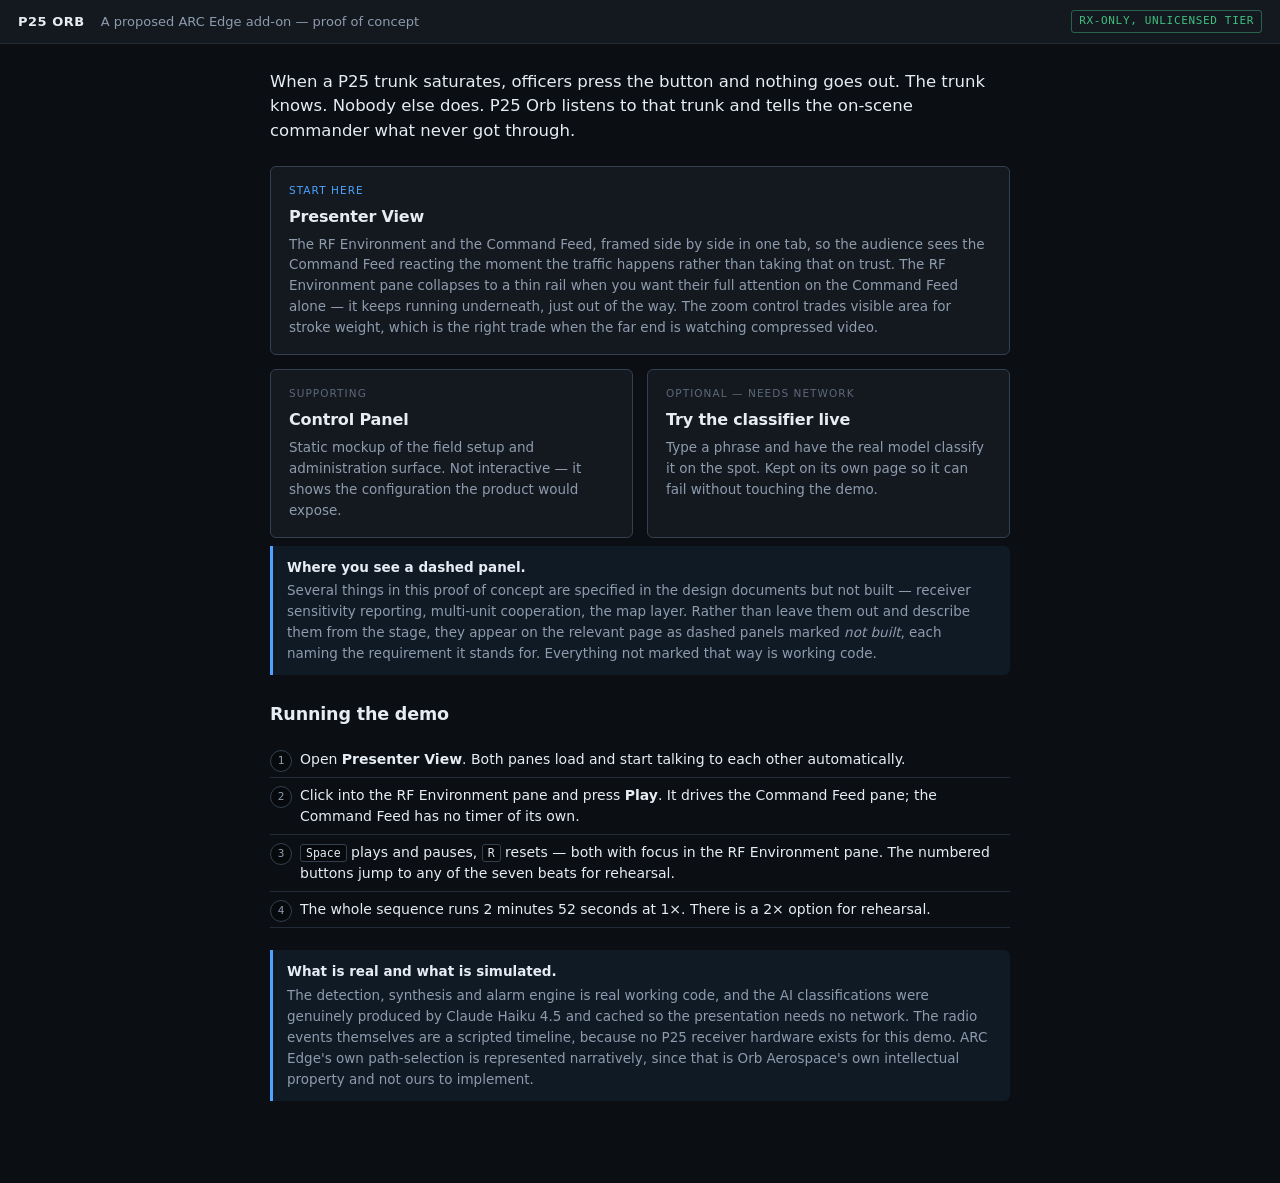
<file: demo/index.html>
<!DOCTYPE html>
<html lang="en">
<head>
<meta charset="utf-8">
<meta name="viewport" content="width=device-width, initial-scale=1">
<title>P25 Orb — ARC Edge proof of concept</title>
<link rel="stylesheet" href="css/base.css">
<link rel="stylesheet" href="css/live.css">
<style>
  .cards { display: grid; grid-template-columns: repeat(2, 1fr); gap: 14px; margin: 22px 0 8px; }
  .card {
    display: block;
    border: 1px solid var(--line-strong);
    border-radius: var(--radius);
    background: var(--bg-raised);
    padding: 16px 18px;
    text-decoration: none;
    color: inherit;
  }
  .card:hover { border-color: var(--accent); }
  /* Presenter View is the sole entry point into the live demo, so it spans
     the grid rather than sitting beside the secondary pages below it. */
  .card.wide { grid-column: 1 / -1; }
  .card h3 { font-size: 16px; margin-bottom: 5px; }
  .card p { margin: 0; font-size: 13.5px; color: var(--text-dim); line-height: 1.55; }
  .card .step { font-size: 10.5px; letter-spacing: 0.1em; text-transform: uppercase; color: var(--accent); display: block; margin-bottom: 6px; }
  .card.secondary .step { color: var(--text-faint); }
  .howto { counter-reset: step; padding-left: 0; list-style: none; }
  .howto li { padding: 7px 0 7px 30px; position: relative; font-size: 14px; border-bottom: 1px solid var(--line); }
  .howto li::before {
    counter-increment: step;
    content: counter(step);
    position: absolute; left: 0; top: 8px;
    width: 20px; height: 20px;
    border-radius: 50%;
    background: var(--bg-sunken);
    border: 1px solid var(--line-strong);
    font-family: var(--mono); font-size: 11px;
    display: grid; place-items: center;
    color: var(--text-dim);
  }
  kbd {
    font-family: var(--mono); font-size: 11.5px;
    background: var(--bg-sunken); border: 1px solid var(--line-strong);
    border-radius: 3px; padding: 1px 5px;
  }
</style>
</head>
<body class="live">

<div class="topbar">
  <span class="brand">P25 Orb</span>
  <span class="role">A proposed ARC Edge add-on &mdash; proof of concept</span>
  <span class="spacer"></span>
  <span class="tag ok">RX-only, unlicensed tier</span>
</div>

<main class="live-wrap">

  <p class="lede">
    When a P25 trunk saturates, officers press the button and nothing goes out.
    The trunk knows. Nobody else does. P25 Orb listens to that trunk and tells
    the on-scene commander what never got through.
  </p>

  <div class="cards">
    <a class="card wide" href="presenter.html">
      <span class="step">Start here</span>
      <h3>Presenter View</h3>
      <p>The RF Environment and the Command Feed, framed side by side in one
         tab, so the audience sees the Command Feed reacting the moment the
         traffic happens rather than taking that on trust. The RF Environment
         pane collapses to a thin rail when you want their full attention on
         the Command Feed alone &mdash; it keeps running underneath, just out
         of the way. The zoom control trades visible area for stroke weight,
         which is the right trade when the far end is watching compressed
         video.</p>
    </a>
    <a class="card secondary" href="control-panel.html">
      <span class="step">Supporting</span>
      <h3>Control Panel</h3>
      <p>Static mockup of the field setup and administration surface. Not
         interactive &mdash; it shows the configuration the product would expose.</p>
    </a>
    <a class="card secondary" href="try-it-live.html">
      <span class="step">Optional &mdash; needs network</span>
      <h3>Try the classifier live</h3>
      <p>Type a phrase and have the real model classify it on the spot. Kept on
         its own page so it can fail without touching the demo.</p>
    </a>
  </div>

  <div class="isolation">
    <strong>Where you see a dashed panel.</strong> Several things in this
    proof of concept are specified in the design documents but not built
    &mdash; receiver sensitivity reporting, multi-unit cooperation, the map
    layer. Rather than leave them out and describe them from the stage, they
    appear on the relevant page as dashed panels marked <em>not built</em>,
    each naming the requirement it stands for. Everything not marked that
    way is working code.
  </div>

  <h3 style="margin-top:26px">Running the demo</h3>
  <ol class="howto">
    <li>Open <strong>Presenter View</strong>. Both panes load and start talking to each other automatically.</li>
    <li>Click into the RF Environment pane and press <strong>Play</strong>. It drives the Command Feed pane; the Command Feed has no timer of its own.</li>
    <li><kbd>Space</kbd> plays and pauses, <kbd>R</kbd> resets &mdash; both with focus in the RF Environment pane. The numbered buttons jump to any of the seven beats for rehearsal.</li>
    <li>The whole sequence runs 2 minutes 52 seconds at 1&times;. There is a 2&times; option for rehearsal.</li>
  </ol>

  <div class="isolation" style="margin-top:22px">
    <strong>What is real and what is simulated.</strong>
    The detection, synthesis and alarm engine is real working code, and the AI
    classifications were genuinely produced by Claude Haiku 4.5 and cached so the
    presentation needs no network. The radio events themselves are a scripted
    timeline, because no P25 receiver hardware exists for this demo. ARC Edge's
    own path-selection is represented narratively, since that is Orb Aerospace's
    own intellectual property and not ours to implement.
  </div>

</main>
</body>
</html>
</file>
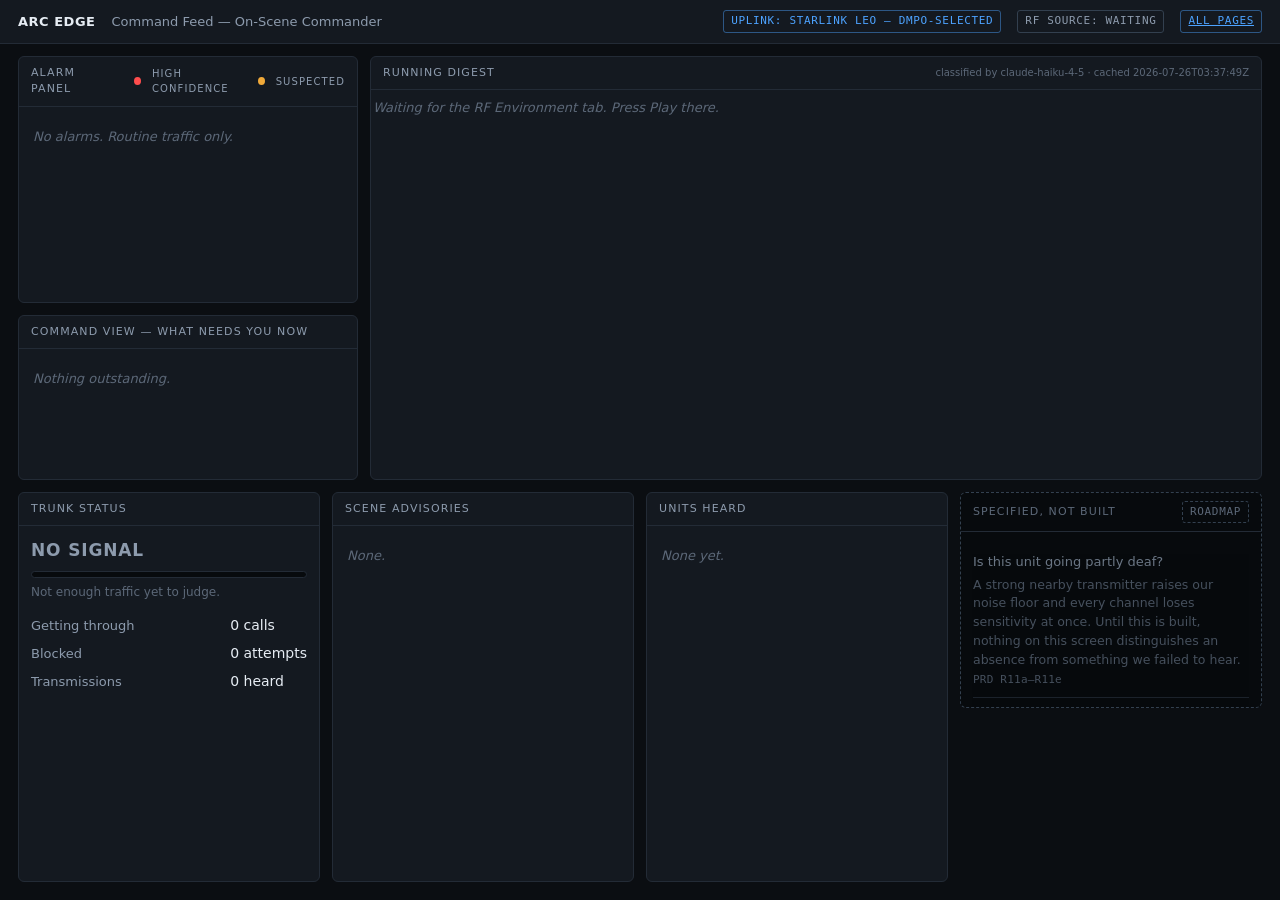
<file: demo/command-feed.html>
<!DOCTYPE html>
<html lang="en">
<head>
<meta charset="utf-8">
<meta name="viewport" content="width=device-width, initial-scale=1">
<title>ARC Edge — Command Feed</title>
<link rel="stylesheet" href="css/base.css">
<link rel="stylesheet" href="css/feed.css">
</head>
<body class="feed">

<div class="topbar">
  <span class="brand">ARC Edge</span>
  <span class="role">Command Feed &mdash; On-Scene Commander</span>
  <span class="spacer"></span>
  <span class="tag accent" id="uplink">Uplink: Starlink LEO &mdash; DMPO-selected</span>
  <span class="tag" id="link-tag">RF source: waiting</span>
  <a href="index.html" class="tag accent">All pages</a>
</div>

<main class="feed-grid">

  <!-- ---------------- alarms + command view ---------------- -->
  <section class="col-left">

    <div class="panel alarms">
      <header>
        Alarm panel
        <span class="spacer"></span>
        <span class="legend">
          <span class="dot high"></span>High confidence
          <span class="dot suspected"></span>Suspected
        </span>
      </header>
      <div class="body" id="alarms">
        <div class="unread-bar" id="alarms-unread"></div>
        <div class="empty">No alarms. Routine traffic only.</div>
      </div>
    </div>

    <div class="panel command-view">
      <header>Command view &mdash; what needs you now</header>
      <div class="body" id="command-view">
        <div class="empty">Nothing outstanding.</div>
      </div>
    </div>

  </section>

  <!-- ---------------- digest ---------------- -->
  <section class="panel digest">
    <header>
      Running digest
      <span class="spacer"></span>
      <span class="attrib" id="attrib">classifier: &mdash;</span>
    </header>
    <div class="body" id="digest">
      <div class="unread-bar" id="digest-unread"></div>
      <div class="empty">Waiting for the RF Environment tab. Press Play there.</div>
    </div>
  </section>

  <!-- ---------------- scene status ---------------- -->
  <aside class="col-right">

    <div class="panel">
      <header>Trunk status</header>
      <div class="body">
        <div class="gauge" id="gauge">
          <div class="gauge-level" id="gauge-level">NO SIGNAL</div>
          <div class="gauge-bar"><div class="gauge-fill" id="gauge-fill"></div></div>
          <div class="gauge-caption" id="gauge-caption">
            Not enough traffic yet to judge.
          </div>
        </div>
        <dl class="kv">
          <dt>Getting through</dt><dd id="s-grant">&mdash;</dd>
          <dt>Blocked</dt><dd id="s-blocked">&mdash;</dd>
          <dt>Transmissions</dt><dd id="s-tx">&mdash;</dd>
        </dl>
      </div>
    </div>

    <div class="panel">
      <header>Scene advisories</header>
      <div class="body" id="advisories">
        <div class="empty">None.</div>
      </div>
    </div>

    <div class="panel units">
      <header>Units heard</header>
      <div class="body" id="units">
        <div class="empty">None yet.</div>
      </div>
    </div>

    <div class="panel roadmap">
      <header>
        Specified, not built
        <span class="spacer"></span>
        <span class="tag roadmap">Roadmap</span>
      </header>
      <div class="body">
        <div class="roadmap-item">
          <div class="what">Is this unit going partly deaf?</div>
          <div class="why">A strong nearby transmitter raises our noise floor and every channel loses sensitivity at once. Until this is built, nothing on this screen distinguishes an absence from something we failed to hear.</div>
          <span class="roadmap-ref">PRD R11a&ndash;R11e</span>
        </div>
        <div class="roadmap-item">
          <div class="what">How many Orbs are contributing</div>
          <div class="why">This is one simulated unit. The two browser tabs talk over BroadcastChannel, which is same-machine and is not a network.</div>
          <span class="roadmap-ref">PRD &sect;6.6</span>
        </div>
        <div class="roadmap-item">
          <div class="what">Bearings and fixes on the map layer</div>
          <div class="why">The direction-finding solver is real working code and passes 20 assertions, but it is standalone and is not wired to this interface.</div>
          <span class="roadmap-ref">PRD &sect;6.8</span>
        </div>
      </div>
    </div>

  </aside>
</main>

<script src="js/protocol.js"></script>
<script src="js/timeline.js"></script>
<script src="js/classifications.js"></script>
<script src="js/detection-engine.js"></script>
<script src="js/command-feed.js"></script>
</body>
</html>
</file>
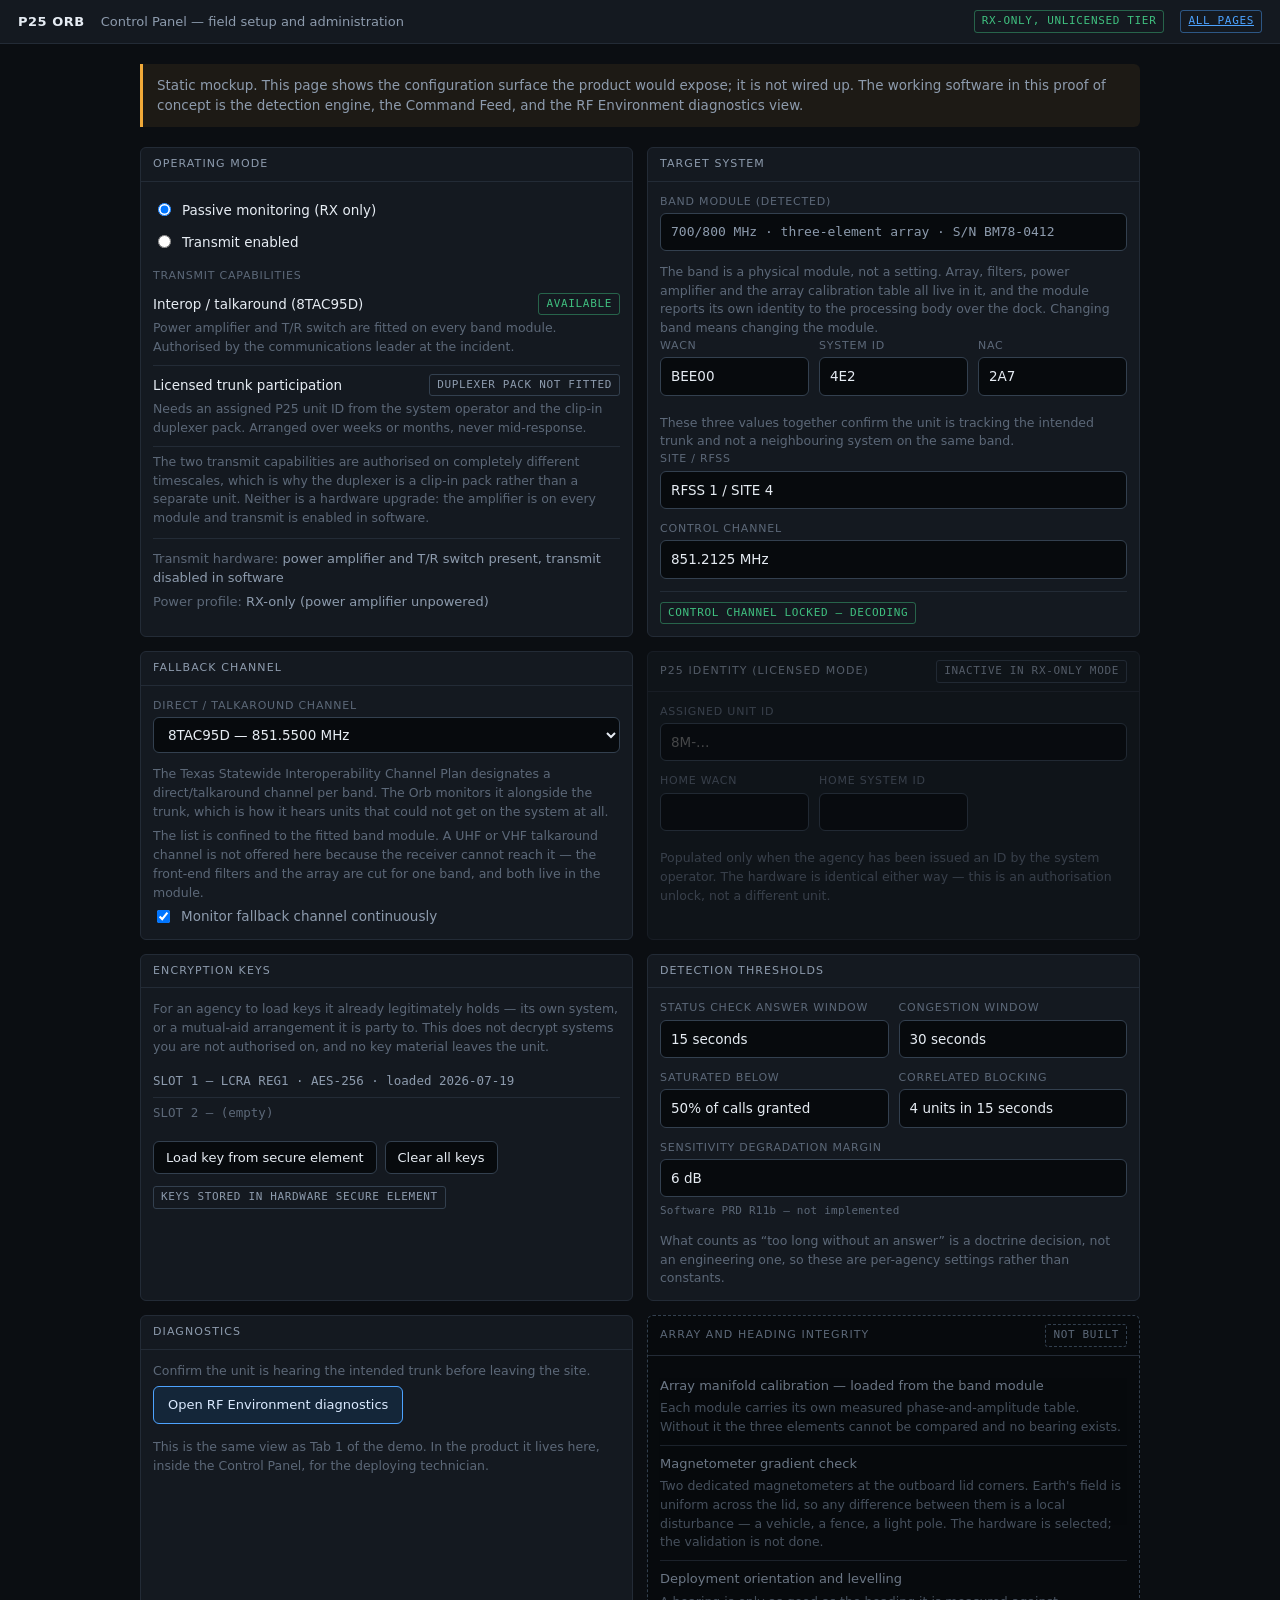
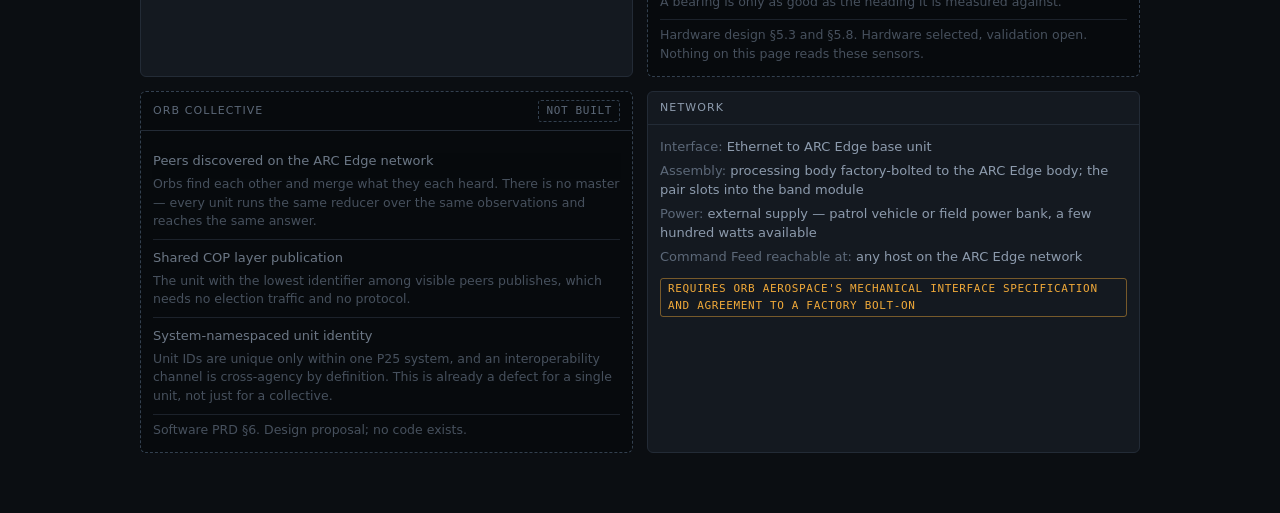
<file: demo/control-panel.html>
<!DOCTYPE html>
<html lang="en">
<head>
<meta charset="utf-8">
<meta name="viewport" content="width=device-width, initial-scale=1">
<title>P25 Orb — Control Panel</title>
<link rel="stylesheet" href="css/base.css">
<link rel="stylesheet" href="css/panel.css">
</head>
<body class="panel-page">

<div class="topbar">
  <span class="brand">P25 Orb</span>
  <span class="role">Control Panel &mdash; field setup and administration</span>
  <span class="spacer"></span>
  <span class="tag ok">RX-only, unlicensed tier</span>
  <a href="index.html" class="tag accent">All pages</a>
</div>

<main class="panel-wrap">

  <div class="mockup-banner">
    Static mockup. This page shows the configuration surface the product would
    expose; it is not wired up. The working software in this proof of concept
    is the detection engine, the Command Feed, and the RF Environment
    diagnostics view.
  </div>

  <div class="panel-grid">

    <section class="panel">
      <header>Operating mode</header>
      <div class="body">
        <label class="radio-option">
          <input type="radio" name="mode" checked>
          <span class="radio-label">Passive monitoring (RX only)</span>
        </label>
        <label class="radio-option">
          <input type="radio" name="mode">
          <span class="radio-label">Transmit enabled</span>
        </label>
        <div class="cap-heading">Transmit capabilities</div>
        <div class="cap-row">
          <div class="cap-top">
            <span>Interop / talkaround (8TAC95D)</span>
            <span class="tag ok">Available</span>
          </div>
          <div class="cap-sub">
            Power amplifier and T/R switch are fitted on every band module.
            Authorised by the communications leader at the incident.
          </div>
        </div>
        <div class="cap-row">
          <div class="cap-top">
            <span>Licensed trunk participation</span>
            <span class="tag">Duplexer pack not fitted</span>
          </div>
          <div class="cap-sub">
            Needs an assigned P25 unit ID from the system operator and the
            clip-in duplexer pack. Arranged over weeks or months, never
            mid-response.
          </div>
        </div>
        <p class="help">
          The two transmit capabilities are authorised on completely
          different timescales, which is why the duplexer is a clip-in pack
          rather than a separate unit. Neither is a hardware upgrade: the
          amplifier is on every module and transmit is enabled in software.
        </p>
        <div class="status-row">
          <div><span class="k">Transmit hardware:</span> power amplifier and T/R switch present, transmit disabled in software</div>
          <div><span class="k">Power profile:</span> RX-only (power amplifier unpowered)</div>
        </div>
      </div>
    </section>

    <section class="panel">
      <header>Target system</header>
      <div class="body">
        <div class="field-group">
          <label>Band module (detected)</label>
          <div class="detected">700/800 MHz &middot; three-element array &middot; S/N BM78-0412</div>
        </div>
        <p class="help">
          The band is a physical module, not a setting. Array, filters,
          power amplifier and the array calibration table all live in it,
          and the module reports its own identity to the processing body
          over the dock. Changing band means changing the module.
        </p>
        <div class="field-row">
          <div class="field-group">
            <label for="wacn">WACN</label>
            <input type="text" id="wacn" value="BEE00">
          </div>
          <div class="field-group">
            <label for="sysid">System ID</label>
            <input type="text" id="sysid" value="4E2">
          </div>
          <div class="field-group">
            <label for="nac">NAC</label>
            <input type="text" id="nac" value="2A7">
          </div>
        </div>
        <p class="help">
          These three values together confirm the unit is tracking the
          intended trunk and not a neighbouring system on the same band.
        </p>
        <div class="field-group">
          <label for="site">Site / RFSS</label>
          <input type="text" id="site" value="RFSS 1 / SITE 4">
        </div>
        <div class="field-group">
          <label for="cc">Control channel</label>
          <input type="text" id="cc" value="851.2125 MHz">
        </div>
        <div class="status-row">
          <div><span class="tag ok">Control channel locked &mdash; decoding</span></div>
        </div>
      </div>
    </section>

    <section class="panel">
      <header>Fallback channel</header>
      <div class="body">
        <div class="field-group">
          <label for="fallback">Direct / talkaround channel</label>
          <select id="fallback">
            <option selected>8TAC95D &mdash; 851.5500 MHz</option>
            <option>7GTAC57D &mdash; 700 MHz</option>
          </select>
        </div>
        <p class="help">
          The Texas Statewide Interoperability Channel Plan designates a
          direct/talkaround channel per band. The Orb monitors it alongside
          the trunk, which is how it hears units that could not get on the
          system at all.
        </p>
        <p class="help">
          The list is confined to the fitted band module. A UHF or VHF
          talkaround channel is not offered here because the receiver cannot
          reach it &mdash; the front-end filters and the array are cut for one
          band, and both live in the module.
        </p>
        <label class="check-row">
          <input type="checkbox" checked>
          <span>Monitor fallback channel continuously</span>
        </label>
      </div>
    </section>

    <section class="panel section-disabled">
      <header>
        P25 identity (licensed mode)
        <span class="spacer"></span>
        <span class="tag">Inactive in RX-only mode</span>
      </header>
      <div class="body">
        <div class="field-group">
          <label for="unit-id">Assigned unit ID</label>
          <input type="text" id="unit-id" placeholder="8M-&hellip;">
        </div>
        <div class="field-row">
          <div class="field-group">
            <label for="home-wacn">Home WACN</label>
            <input type="text" id="home-wacn" placeholder="">
          </div>
          <div class="field-group">
            <label for="home-sysid">Home System ID</label>
            <input type="text" id="home-sysid" placeholder="">
          </div>
        </div>
        <p class="help">
          Populated only when the agency has been issued an ID by the system
          operator. The hardware is identical either way &mdash; this is an
          authorisation unlock, not a different unit.
        </p>
      </div>
    </section>

    <section class="panel">
      <header>Encryption keys</header>
      <div class="body">
        <p class="help lead">
          For an agency to load keys it already legitimately holds &mdash; its
          own system, or a mutual-aid arrangement it is party to. This does
          not decrypt systems you are not authorised on, and no key material
          leaves the unit.
        </p>
        <table class="key-table">
          <tr><td>SLOT 1 &mdash; LCRA REG1 &middot; AES-256 &middot; loaded 2026-07-19</td></tr>
          <tr><td class="empty-slot">SLOT 2 &mdash; (empty)</td></tr>
        </table>
        <div class="button-row">
          <button>Load key from secure element</button>
          <button>Clear all keys</button>
        </div>
        <span class="tag">Keys stored in hardware secure element</span>
      </div>
    </section>

    <section class="panel">
      <header>Detection thresholds</header>
      <div class="body">
        <div class="field-row two">
          <div class="field-group">
            <label for="th-status">Status check answer window</label>
            <input type="text" id="th-status" value="15 seconds">
          </div>
          <div class="field-group">
            <label for="th-congestion">Congestion window</label>
            <input type="text" id="th-congestion" value="30 seconds">
          </div>
        </div>
        <div class="field-row two">
          <div class="field-group">
            <label for="th-saturated">Saturated below</label>
            <input type="text" id="th-saturated" value="50% of calls granted">
          </div>
          <div class="field-group">
            <label for="th-correlated">Correlated blocking</label>
            <input type="text" id="th-correlated" value="4 units in 15 seconds">
          </div>
        </div>
        <div class="field-group">
          <label for="th-sensitivity">Sensitivity degradation margin</label>
          <input type="text" id="th-sensitivity" value="6 dB">
          <span class="roadmap-ref">Software PRD R11b &mdash; not implemented</span>
        </div>
        <p class="help">
          What counts as &ldquo;too long without an answer&rdquo; is a
          doctrine decision, not an engineering one, so these are per-agency
          settings rather than constants.
        </p>
      </div>
    </section>

    <section class="panel">
      <header>Diagnostics</header>
      <div class="body">
        <p class="help lead">
          Confirm the unit is hearing the intended trunk before leaving the
          site.
        </p>
        <a href="rf-environment.html" class="diag-link">Open RF Environment diagnostics</a>
        <p class="help">
          This is the same view as Tab 1 of the demo. In the product it lives
          here, inside the Control Panel, for the deploying technician.
        </p>
      </div>
    </section>

    <section class="panel roadmap">
      <header>
        Array and heading integrity
        <span class="spacer"></span>
        <span class="tag roadmap">Not built</span>
      </header>
      <div class="body">
        <div class="roadmap-item">
          <div class="what">Array manifold calibration &mdash; loaded from the band module</div>
          <div class="why">Each module carries its own measured phase-and-amplitude table. Without it the three elements cannot be compared and no bearing exists.</div>
        </div>
        <div class="roadmap-item">
          <div class="what">Magnetometer gradient check</div>
          <div class="why">Two dedicated magnetometers at the outboard lid corners. Earth's field is uniform across the lid, so any difference between them is a local disturbance &mdash; a vehicle, a fence, a light pole. The hardware is selected; the validation is not done.</div>
        </div>
        <div class="roadmap-item">
          <div class="what">Deployment orientation and levelling</div>
          <div class="why">A bearing is only as good as the heading it is measured against.</div>
        </div>
        <p class="help">Hardware design &sect;5.3 and &sect;5.8. Hardware selected, validation open. Nothing on this page reads these sensors.</p>
      </div>
    </section>

    <section class="panel roadmap">
      <header>
        Orb collective
        <span class="spacer"></span>
        <span class="tag roadmap">Not built</span>
      </header>
      <div class="body">
        <div class="roadmap-item">
          <div class="what">Peers discovered on the ARC Edge network</div>
          <div class="why">Orbs find each other and merge what they each heard. There is no master &mdash; every unit runs the same reducer over the same observations and reaches the same answer.</div>
        </div>
        <div class="roadmap-item">
          <div class="what">Shared COP layer publication</div>
          <div class="why">The unit with the lowest identifier among visible peers publishes, which needs no election traffic and no protocol.</div>
        </div>
        <div class="roadmap-item">
          <div class="what">System-namespaced unit identity</div>
          <div class="why">Unit IDs are unique only within one P25 system, and an interoperability channel is cross-agency by definition. This is already a defect for a single unit, not just for a collective.</div>
        </div>
        <p class="help">Software PRD &sect;6. Design proposal; no code exists.</p>
      </div>
    </section>

    <section class="panel">
      <header>Network</header>
      <div class="body">
        <div class="status-row flush">
          <div><span class="k">Interface:</span> Ethernet to ARC Edge base unit</div>
          <div><span class="k">Assembly:</span> processing body factory-bolted to the ARC Edge body; the pair slots into the band module</div>
          <div><span class="k">Power:</span> external supply &mdash; patrol vehicle or field power bank, a few hundred watts available</div>
          <div><span class="k">Command Feed reachable at:</span> any host on the ARC Edge network</div>
        </div>
        <div class="tag-row">
          <span class="tag warn">Requires Orb Aerospace's mechanical interface specification and agreement to a factory bolt-on</span>
        </div>
      </div>
    </section>

  </div>

</main>
</body>
</html>
</file>
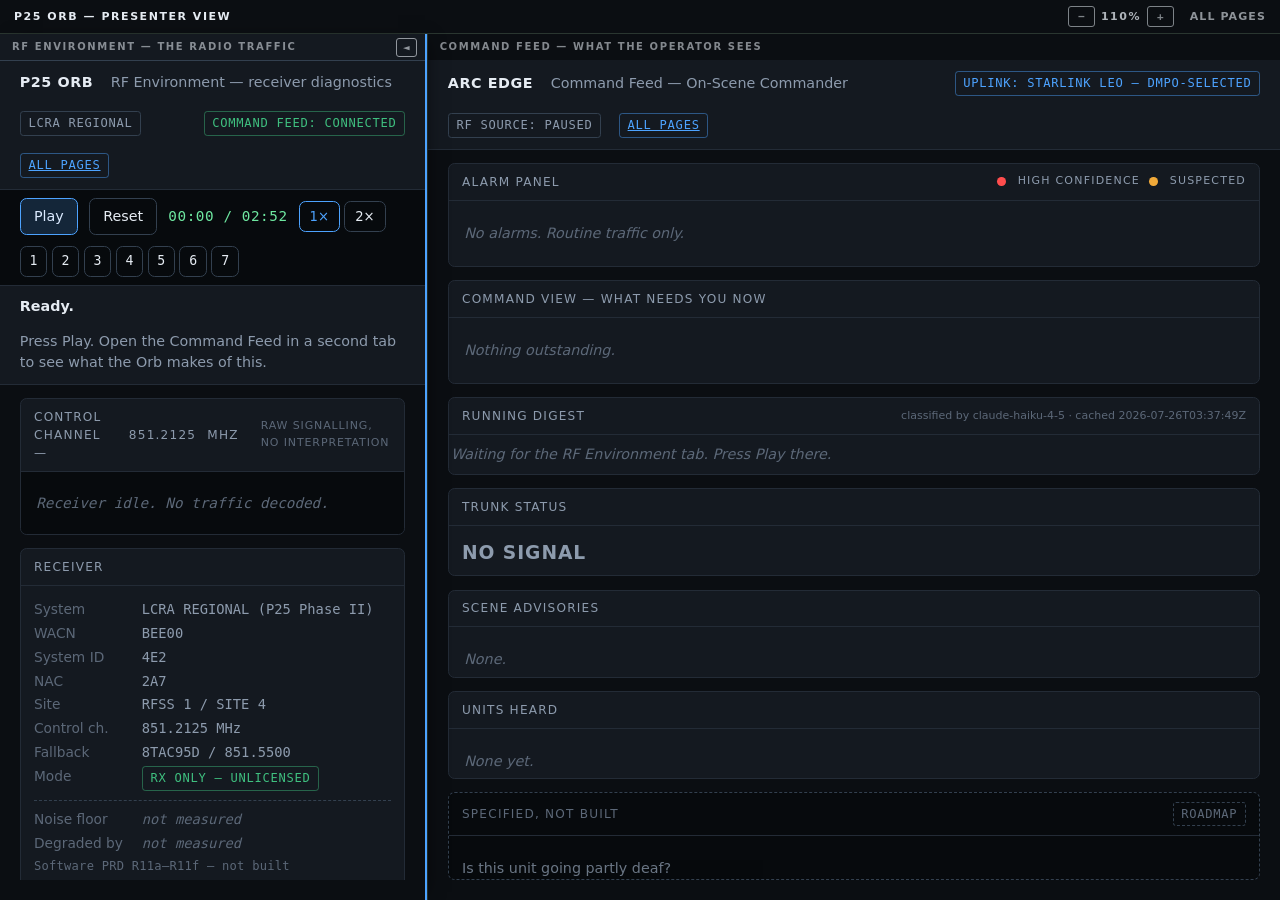
<file: demo/presenter.html>
<!DOCTYPE html>
<html lang="en">
<head>
<meta charset="utf-8">
<title>P25 Orb — Presenter View</title>
<link rel="stylesheet" href="css/base.css">
<style>
  /*
   * Built for one job: a remote screen share, where the audience sees a
   * compressed video stream of a 16:9 display and cannot alt-tab with us.
   * The RF Environment drives the timeline and the Command Feed reacts to it,
   * so showing them one at a time loses the only thing worth demonstrating —
   * that the reaction is immediate. Same origin, so the BroadcastChannel the
   * two pages already use to talk to each other works unchanged through the
   * frames; this file adds no logic of its own.
   */

  html, body {
    height: 100%;
    margin: 0;
    overflow: hidden;
  }

  .stage {
    display: grid;
    grid-template-rows: auto 1fr;
    height: 100vh;
  }

  .bar {
    display: flex;
    align-items: center;
    gap: 16px;
    padding: 6px 14px;
    border-bottom: 1px solid var(--rule, #2a3630);
    font: 600 11px/1 ui-sans-serif, system-ui, sans-serif;
    letter-spacing: .14em;
    text-transform: uppercase;
  }

  .bar .spacer { flex: 1; }

  .bar a {
    color: inherit;
    opacity: .6;
    text-decoration: none;
    letter-spacing: .1em;
  }

  .bar a:hover, .bar a:focus-visible { opacity: 1; }

  .panes {
    display: grid;
    /* The RF Environment is evidence, not the argument: it needs to be visibly
       present and readable, but the Command Feed is what the audience should be
       reading. Two thirds to the side that carries the pitch. */
    grid-template-columns: 1fr 2fr;
    gap: 0;
    min-height: 0;
    transition: grid-template-columns .2s ease;
  }

  .panes.rf-collapsed { grid-template-columns: 34px 1fr; }

  .pane {
    display: grid;
    grid-template-rows: auto 1fr;
    min-width: 0;
    min-height: 0;
  }

  .pane + .pane { border-left: 1px solid var(--rule, #2a3630); }

  .pane h2 {
    margin: 0;
    padding: 5px 12px;
    font: 600 10px/1.6 ui-sans-serif, system-ui, sans-serif;
    letter-spacing: .16em;
    text-transform: uppercase;
    opacity: .55;
  }

  .pane iframe {
    width: 100%;
    height: 100%;
    border: 0;
    display: block;
  }

  /*
   * min-width: 0 on the header below lets the h2 shrink, but shrinking isn't
   * clipping — collapsed to 34px, its text is still too wide to fit and was
   * painting straight past this pane's own edge into the Command Feed pane
   * next door, where the rail (scoped to this pane's box) can't reach it.
   *
   * The distinct background, accent edge and shadow are deliberate: the
   * Command Feed is the argument, the RF Environment is a drawer of evidence
   * beside it. Reading as a panel rather than an equal column is the visual
   * cue that it slides away, before anyone's touched the collapse button.
   */
  .pane-rf {
    position: relative;
    overflow: hidden;
    background: var(--bg-sunken);
    border-right: 2px solid var(--accent);
    box-shadow: 6px 0 18px -8px rgba(0, 0, 0, 0.6);
  }

  .pane-head {
    display: flex;
    align-items: center;
    background: var(--bg-raised);
    border-bottom: 1px solid var(--line-strong);
  }
  .pane-head h2 { flex: 1; min-width: 0; }

  .collapse-btn {
    flex: 0 0 auto;
    margin-right: 8px;
    font: 600 11px ui-monospace, monospace;
    padding: 2px 6px;
    cursor: pointer;
    color: inherit;
    background: transparent;
    border: 1px solid currentColor;
    border-radius: 3px;
    opacity: .6;
  }

  .collapse-btn:hover, .collapse-btn:focus-visible { opacity: 1; }

  /*
   * Collapsing does not shrink the iframe itself down to the 34px rail — an
   * earlier version did, and squeezing rf-environment.html's own layout into
   * a sliver produced visible rendering bleed rather than a clean crop.
   * Instead the iframe is pulled out of grid flow and moved off-canvas at a
   * comfortable, ordinary width, so its own CSS never has to cope with a
   * pathological viewport. It still keeps a real, painted box the whole
   * time — position, not display — which is what actually matters for
   * requestAnimationFrame: Chrome's out-of-viewport throttling is documented
   * as applying only to cross-origin iframes, and this one is same-origin.
   */
  .panes.rf-collapsed .pane-rf iframe {
    position: absolute;
    top: 0;
    left: -2000px;
    width: 1100px;
  }

  .rf-rail {
    position: absolute;
    inset: 0;
    z-index: 2;
    display: none;
    align-items: center;
    justify-content: center;
    background: var(--bg-raised);
    border: 0;
    cursor: pointer;
    color: inherit;
    padding: 0;
  }

  .panes.rf-collapsed .rf-rail { display: flex; }

  .rf-rail span {
    writing-mode: vertical-rl;
    transform: rotate(180deg);
    font: 600 10px/1 ui-sans-serif, system-ui, sans-serif;
    letter-spacing: .14em;
    text-transform: uppercase;
    opacity: .7;
  }

  .rf-rail:hover span, .rf-rail:focus-visible span { opacity: 1; }

  /*
   * Screen-share codecs punish fine detail far harder than a local display
   * does. Zooming the framed pages trades visible area for stroke weight,
   * which is the right trade when the audience is watching 1080p video of a
   * 1080p screen. Adjust with the buttons; 110% is a sane starting point.
   */
  .zoom { display: flex; gap: 6px; align-items: center; opacity: .75; }

  .zoom button {
    font: 600 11px ui-monospace, monospace;
    padding: 3px 9px;
    cursor: pointer;
    color: inherit;
    background: transparent;
    border: 1px solid currentColor;
    border-radius: 3px;
    opacity: .7;
  }

  .zoom button:hover, .zoom button:focus-visible { opacity: 1; }

  /* Stacked panes below a laptop-ish width, so this stays usable if the
     presenting machine is not the one it was laid out for. */
  @media (max-width: 1100px) {
    .panes { grid-template-columns: 1fr; grid-template-rows: 1fr 1fr; }
    .pane + .pane { border-left: 0; border-top: 1px solid var(--rule, #2a3630); }
    /* Stacked layout collapses to a thin horizontal strip instead of a
       vertical one, so the rail's label has to lie back down flat too. */
    .panes.rf-collapsed { grid-template-columns: 1fr; grid-template-rows: 34px 1fr; }
    .rf-rail span { writing-mode: horizontal-tb; transform: none; }
  }
</style>
</head>
<body>

<div class="stage">
  <div class="bar">
    <span>P25 Orb — Presenter View</span>
    <span class="spacer"></span>
    <span class="zoom">
      <button type="button" id="zoom-out" aria-label="Decrease panel zoom">−</button>
      <span id="zoom-level">110%</span>
      <button type="button" id="zoom-in" aria-label="Increase panel zoom">+</button>
    </span>
    <a href="index.html">All pages</a>
  </div>

  <div class="panes" id="panes">
    <section class="pane pane-rf">
      <div class="pane-head">
        <h2>RF Environment — the radio traffic</h2>
        <button type="button" class="collapse-btn" id="rf-collapse"
                aria-label="Collapse RF Environment" title="Collapse RF Environment">&#9668;</button>
      </div>
      <iframe id="left" src="rf-environment.html" title="RF Environment"></iframe>
      <button type="button" class="rf-rail" id="rf-expand" hidden
              aria-label="Expand RF Environment" title="Expand RF Environment">
        <span>RF Environment</span>
      </button>
    </section>
    <section class="pane">
      <h2>Command Feed — what the operator sees</h2>
      <iframe id="right" src="command-feed.html" title="Command Feed"></iframe>
    </section>
  </div>
</div>

<script>
  // Zoom is applied inside each frame rather than to this page, so the column
  // split holds and only the content scales.
  const frames = [document.getElementById('left'), document.getElementById('right')];
  const label = document.getElementById('zoom-level');
  let zoom = 110;

  function apply() {
    label.textContent = zoom + '%';
    for (const frame of frames) {
      const doc = frame.contentDocument;
      if (doc) doc.documentElement.style.zoom = zoom + '%';
    }
  }

  for (const frame of frames) frame.addEventListener('load', apply);
  document.getElementById('zoom-in').addEventListener('click', () => {
    zoom = Math.min(200, zoom + 10);
    apply();
  });
  document.getElementById('zoom-out').addEventListener('click', () => {
    zoom = Math.max(70, zoom - 10);
    apply();
  });

  // Collapsing never touches the RF Environment iframe itself — see the
  // .rf-rail comment in the stylesheet for why. This just narrows its column
  // and shows the rail on top of it.
  const panes = document.getElementById('panes');
  const rfCollapse = document.getElementById('rf-collapse');
  const rfExpand = document.getElementById('rf-expand');

  function setRfCollapsed(collapsed) {
    panes.classList.toggle('rf-collapsed', collapsed);
    rfCollapse.hidden = collapsed;
    rfExpand.hidden = !collapsed;
  }

  rfCollapse.addEventListener('click', () => setRfCollapsed(true));
  rfExpand.addEventListener('click', () => setRfCollapsed(false));
</script>

</body>
</html>
</file>
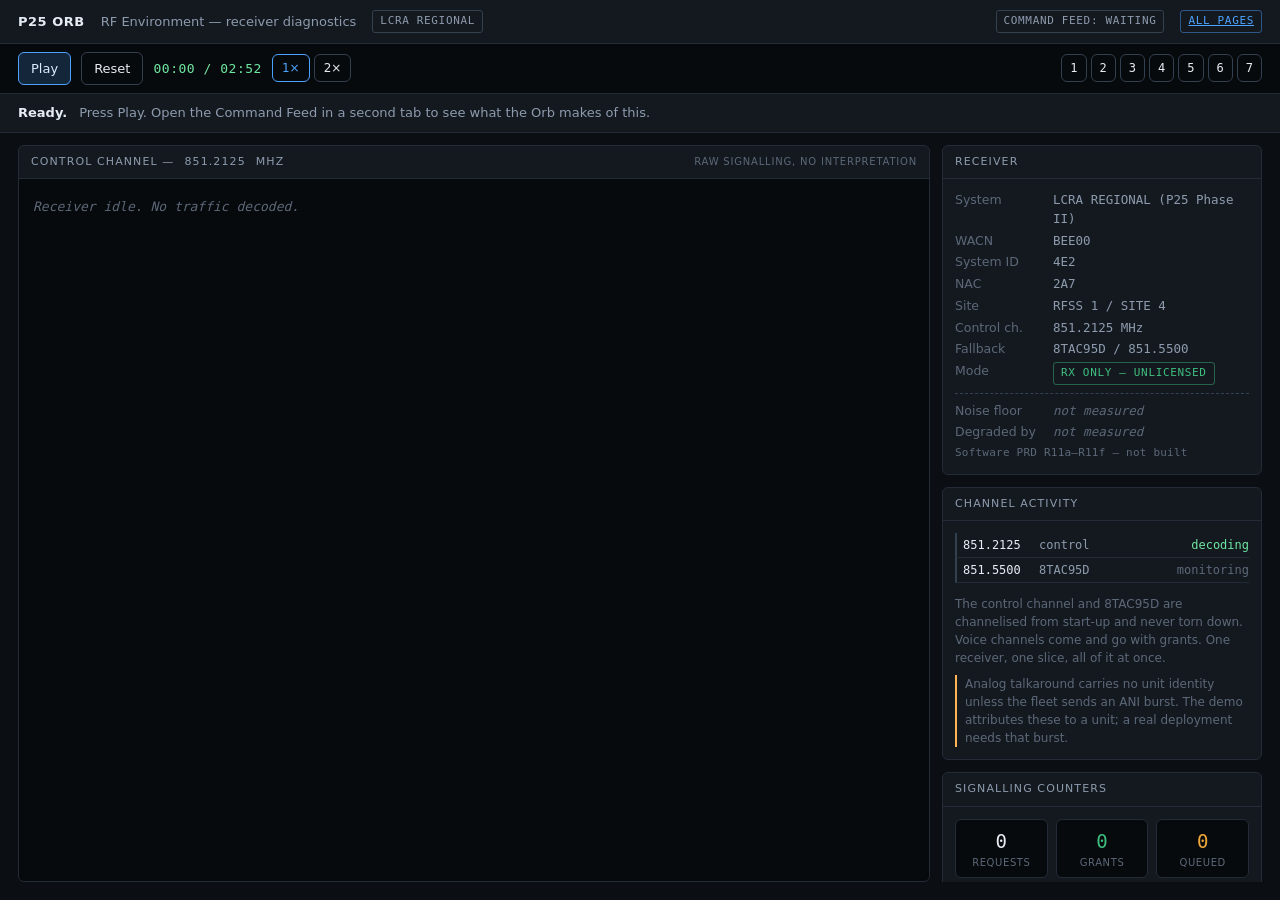
<file: demo/rf-environment.html>
<!DOCTYPE html>
<html lang="en">
<head>
<meta charset="utf-8">
<meta name="viewport" content="width=device-width, initial-scale=1">
<title>P25 Orb — RF Environment</title>
<link rel="stylesheet" href="css/base.css">
<link rel="stylesheet" href="css/rf.css">
</head>
<body class="rf">

<div class="topbar">
  <span class="brand">P25 Orb</span>
  <span class="role">RF Environment &mdash; receiver diagnostics</span>
  <span class="tag" id="sys-tag">LCRA REGIONAL</span>
  <span class="spacer"></span>
  <span class="tag" id="link-tag">Command Feed: waiting</span>
  <a href="index.html" class="tag accent">All pages</a>
</div>

<div class="controls">
  <button id="btn-play" class="primary">Play</button>
  <button id="btn-reset">Reset</button>
  <span class="clock" id="clock">00:00 / 02:52</span>
  <span class="speed">
    <button class="speed-btn" data-speed="1">1&times;</button>
    <button class="speed-btn" data-speed="2">2&times;</button>
  </span>
  <span class="spacer"></span>
  <span class="beat-jump" id="beat-jump"></span>
</div>

<div class="beat-banner" id="beat-banner">
  <strong>Ready.</strong>
  <span>Press Play. Open the Command Feed in a second tab to see what the Orb makes of this.</span>
</div>

<main class="rf-grid">

  <section class="panel scope">
    <header>
      Control channel &mdash; <span id="cc-freq">851.2125</span> MHz
      <span class="spacer"></span>
      <span class="hint">raw signalling, no interpretation</span>
    </header>
    <div class="body" id="log">
      <div class="empty">Receiver idle. No traffic decoded.</div>
    </div>
  </section>

  <aside class="rf-side">

    <section class="panel">
      <header>Receiver</header>
      <div class="body">
        <dl class="kv">
          <dt>System</dt><dd id="k-system">&mdash;</dd>
          <dt>WACN</dt><dd id="k-wacn">&mdash;</dd>
          <dt>System ID</dt><dd id="k-sysid">&mdash;</dd>
          <dt>NAC</dt><dd id="k-nac">&mdash;</dd>
          <dt>Site</dt><dd id="k-site">&mdash;</dd>
          <dt>Control ch.</dt><dd id="k-cc">&mdash;</dd>
          <dt>Fallback</dt><dd id="k-fallback">&mdash;</dd>
          <dt>Mode</dt><dd><span class="tag ok">RX ONLY &mdash; UNLICENSED</span></dd>
        </dl>
        <!--
          R11f puts sensitivity in the diagnostics view because placement is the
          primary mitigation and this is the screen a technician has open while
          deciding where to put the unit. Shown unbuilt rather than omitted: a
          receiver that has gone partly deaf and says nothing is the product's
          own failure mode turned on the instrument.
        -->
        <dl class="kv sensitivity">
          <dt>Noise floor</dt><dd class="unbuilt">not measured</dd>
          <dt>Degraded by</dt><dd class="unbuilt">not measured</dd>
        </dl>
        <span class="roadmap-ref">Software PRD R11a&ndash;R11f &mdash; not built</span>
      </div>
    </section>

    <section class="panel">
      <header>Channel activity</header>
      <div class="body">
        <div id="channels"></div>
        <p class="note">
          The control channel and 8TAC95D are channelised from start-up and never
          torn down. Voice channels come and go with grants. One receiver, one
          slice, all of it at once.
        </p>
        <p class="note caveat">
          Analog talkaround carries no unit identity unless the fleet sends an ANI
          burst. The demo attributes these to a unit; a real deployment needs that
          burst.
        </p>
      </div>
    </section>

    <section class="panel">
      <header>Signalling counters</header>
      <div class="body">
        <div class="counters">
          <div class="counter"><span class="n" id="c-req">0</span><span class="l">Requests</span></div>
          <div class="counter ok"><span class="n" id="c-grant">0</span><span class="l">Grants</span></div>
          <div class="counter warn"><span class="n" id="c-queue">0</span><span class="l">Queued</span></div>
          <div class="counter alarm"><span class="n" id="c-busy">0</span><span class="l">Busy</span></div>
          <div class="counter alarm"><span class="n" id="c-deny">0</span><span class="l">Denied</span></div>
          <div class="counter alarm"><span class="n" id="c-emerg">0</span><span class="l">Emergency</span></div>
        </div>
        <p class="note">
          These are counts, not conclusions. Nothing on this page decides what any
          of it means &mdash; that happens in the Command Feed.
        </p>
      </div>
    </section>

  </aside>
</main>

<script src="js/protocol.js"></script>
<script src="js/timeline.js"></script>
<script src="js/rf-environment.js"></script>
</body>
</html>
</file>
<file: demo/css/base.css>
/*
 * Shared foundation for all four demo pages.
 *
 * The two live tabs are styled to look deliberately unlike each other. Tab 1 is
 * a dense monospace instrument readout; Tab 2 is a calm, plain-language command
 * interface. That contrast is not decoration — it is the argument the demo is
 * making, so it is built into the design rather than described in the script.
 */

:root {
  --bg:          #0b0e12;
  --bg-raised:   #141920;
  --bg-sunken:   #070a0d;
  --line:        #232b36;
  --line-strong: #33404f;

  --text:        #e6ecf3;
  --text-dim:    #8d9bad;
  --text-faint:  #5c6878;

  --accent:      #4da3ff;   /* ARC Edge / product chrome */
  --ok:          #3fbf7f;
  --warn:        #f0a939;
  --alarm:       #ff4d4d;
  --phosphor:    #6ee7a0;   /* Tab 1 raw readout */
  --amber:       #ffb454;

  --mono: ui-monospace, "SF Mono", "Cascadia Mono", Menlo, Consolas, "DejaVu Sans Mono", monospace;
  --sans: system-ui, -apple-system, "Segoe UI", Roboto, "Helvetica Neue", Arial, sans-serif;

  --radius: 6px;
}

* { box-sizing: border-box; }

html, body {
  margin: 0;
  padding: 0;
  height: 100%;
  background: var(--bg);
  color: var(--text);
  font-family: var(--sans);
  font-size: 15px;
  line-height: 1.5;
  -webkit-font-smoothing: antialiased;
}

h1, h2, h3 { margin: 0; font-weight: 600; letter-spacing: -0.01em; }

a { color: var(--accent); }

/* --- shared chrome ------------------------------------------------------ */

.topbar {
  display: flex;
  align-items: center;
  gap: 16px;
  padding: 10px 18px;
  background: var(--bg-raised);
  border-bottom: 1px solid var(--line);
  flex-wrap: wrap;
}

.topbar .brand {
  font-weight: 700;
  letter-spacing: 0.04em;
  font-size: 13px;
  text-transform: uppercase;
}

.topbar .role {
  color: var(--text-dim);
  font-size: 13px;
}

.spacer { flex: 1 1 auto; }

.tag {
  display: inline-block;
  font-family: var(--mono);
  font-size: 11px;
  letter-spacing: 0.06em;
  text-transform: uppercase;
  padding: 2px 7px;
  border-radius: 3px;
  border: 1px solid var(--line-strong);
  color: var(--text-dim);
  white-space: nowrap;
}

.tag.ok     { color: var(--ok);     border-color: color-mix(in srgb, var(--ok) 45%, transparent); }
.tag.warn   { color: var(--warn);   border-color: color-mix(in srgb, var(--warn) 45%, transparent); }
.tag.alarm  { color: var(--alarm);  border-color: color-mix(in srgb, var(--alarm) 55%, transparent); }
.tag.accent { color: var(--accent); border-color: color-mix(in srgb, var(--accent) 45%, transparent); }

button {
  font: inherit;
  font-size: 13px;
  color: var(--text);
  background: var(--bg-sunken);
  border: 1px solid var(--line-strong);
  border-radius: var(--radius);
  padding: 6px 12px;
  cursor: pointer;
}

button:hover:not(:disabled) { border-color: var(--accent); color: var(--accent); }
button:disabled { opacity: 0.4; cursor: default; }

button.primary {
  background: color-mix(in srgb, var(--accent) 18%, var(--bg-sunken));
  border-color: var(--accent);
  color: #dbeaff;
}

.panel {
  background: var(--bg-raised);
  border: 1px solid var(--line);
  border-radius: var(--radius);
  overflow: hidden;
  display: flex;
  flex-direction: column;
  min-height: 0;
}

.panel > header {
  padding: 8px 12px;
  border-bottom: 1px solid var(--line);
  font-size: 11px;
  letter-spacing: 0.1em;
  text-transform: uppercase;
  color: var(--text-dim);
  display: flex;
  align-items: center;
  gap: 10px;
  flex: 0 0 auto;
}

.panel > .body {
  padding: 12px;
  overflow-y: auto;
  flex: 1 1 auto;
  min-height: 0;
}

.empty {
  color: var(--text-faint);
  font-size: 13px;
  font-style: italic;
  padding: 8px 2px;
}

/* Scrollbars, so the dense panels don't look broken in light-on-dark. */
::-webkit-scrollbar { width: 10px; height: 10px; }
::-webkit-scrollbar-track { background: var(--bg-sunken); }
::-webkit-scrollbar-thumb { background: var(--line-strong); border-radius: 5px; }
::-webkit-scrollbar-thumb:hover { background: var(--text-faint); }

/* --- roadmap marking -----------------------------------------------------
 * Anything on these pages that is specified but not built carries this
 * treatment. A viewer must never have to ask which parts of the demo are
 * real, so the page says so itself: a dashed edge, a NOT BUILT chip, and a
 * caption naming the requirement the element stands for.
 */

.panel.roadmap {
  border: 1px dashed var(--line-strong);
  background: var(--bg-sunken);
}

.panel.roadmap > header { color: var(--text-faint); }

.panel.roadmap > .body { opacity: 0.75; }

.tag.roadmap {
  color: var(--text-faint);
  border-color: var(--line-strong);
  border-style: dashed;
}

.roadmap-ref {
  font-family: var(--mono);
  font-size: 11px;
  color: var(--text-faint);
  display: block;
  margin-top: 3px;
  letter-spacing: 0.02em;
}

.roadmap-item {
  padding: 8px 0;
  border-bottom: 1px solid var(--line);
}
.roadmap-item:last-child { border-bottom: none; }
.roadmap-item .what { font-size: 13px; color: var(--text-dim); }
.roadmap-item .why {
  font-size: 12.5px;
  color: var(--text-faint);
  line-height: 1.5;
  margin: 4px 0 0;
}
</file>
<file: demo/css/live.css>
/* Tab 3 (optional) — the live classifier demonstration. */

body.live { overflow-y: auto; }

.live-wrap {
  max-width: 780px;
  margin: 0 auto;
  padding: 26px 20px 60px;
}

.lede { font-size: 16.5px; color: var(--text); margin: 0 0 16px; }

.isolation {
  border-left: 3px solid var(--accent);
  background: color-mix(in srgb, var(--accent) 8%, transparent);
  padding: 11px 14px;
  border-radius: 0 var(--radius) var(--radius) 0;
  font-size: 13.5px;
  color: var(--text-dim);
  line-height: 1.55;
  margin-bottom: 22px;
}
.isolation strong { color: var(--text); display: block; margin-bottom: 3px; }

.composer label[for="transcript"] {
  display: block;
  font-size: 11px;
  letter-spacing: 0.1em;
  text-transform: uppercase;
  color: var(--text-dim);
  margin-bottom: 6px;
}

textarea, input[type="text"], input:not([type]) {
  width: 100%;
  font: inherit;
  color: var(--text);
  background: var(--bg-sunken);
  border: 1px solid var(--line-strong);
  border-radius: var(--radius);
  padding: 9px 11px;
  resize: vertical;
}
textarea:focus, input:focus { outline: none; border-color: var(--accent); }

.presets { display: flex; gap: 6px; flex-wrap: wrap; margin: 9px 0 14px; }
.presets button { font-size: 12px; padding: 4px 10px; }

.controls-row { display: flex; align-items: flex-end; gap: 14px; flex-wrap: wrap; }

.field { display: flex; flex-direction: column; gap: 4px; }
.field span {
  font-size: 10.5px;
  letter-spacing: 0.08em;
  text-transform: uppercase;
  color: var(--text-faint);
}
.field input { width: auto; }

.check { display: flex; align-items: center; gap: 6px; font-size: 13px; color: var(--text-dim); }
.check input { width: auto; }

/* --- result ------------------------------------------------------------- */

.result {
  margin-top: 24px;
  border: 1px solid var(--line-strong);
  border-radius: var(--radius);
  background: var(--bg-raised);
  padding: 16px 18px;
}
.result.error { border-color: var(--alarm); }
.result.error h2 { font-size: 16px; color: var(--alarm); margin-bottom: 6px; }

.result-head { display: flex; align-items: baseline; gap: 10px; flex-wrap: wrap; margin-bottom: 10px; }

.prio {
  font-size: 11px;
  font-weight: 700;
  letter-spacing: 0.09em;
  padding: 3px 9px;
  border-radius: 3px;
  background: var(--line-strong);
  color: var(--text);
}
.prio.EMERGENCY { background: var(--alarm); color: #240404; }
.prio.URGENT    { background: var(--warn);  color: #2a1c02; }
.prio.ROUTINE   { background: var(--line-strong); color: var(--text-dim); }

.cat { font-size: 13px; color: var(--text-dim); text-transform: capitalize; }
.model { margin-left: auto; font-size: 11px; color: var(--text-faint); font-family: var(--mono); }

.digest-line { font-size: 17px; margin: 0 0 14px; }

.field-out {
  display: grid;
  grid-template-columns: 160px 1fr;
  gap: 12px;
  padding: 6px 0;
  border-top: 1px solid var(--line);
  font-size: 13.5px;
}
.field-out .k { color: var(--text-faint); }
.field-out.hot .v { color: var(--alarm); font-weight: 600; }

.note {
  margin: 14px 0 0;
  font-size: 12.5px;
  color: var(--text-faint);
  line-height: 1.55;
}

.raw { margin-top: 14px; }
.raw summary { cursor: pointer; font-size: 12.5px; color: var(--text-dim); }
.raw pre {
  font-family: var(--mono);
  font-size: 12px;
  background: var(--bg-sunken);
  border: 1px solid var(--line);
  border-radius: var(--radius);
  padding: 12px;
  overflow-x: auto;
  color: var(--phosphor);
}

.explain {
  margin-top: 30px;
  border-top: 1px solid var(--line);
  padding-top: 16px;
}
.explain summary { cursor: pointer; color: var(--text-dim); font-size: 13.5px; }
.explain ol { color: var(--text-dim); font-size: 13.5px; line-height: 1.65; padding-left: 20px; }
.explain code { font-family: var(--mono); font-size: 12.5px; color: var(--accent); }
</file>
<file: demo/css/feed.css>
/*
 * Tab 2 — Command Feed.
 *
 * Everything here is tuned for someone reading it under stress, at arm's length,
 * while other people are talking to them. Plain language over jargon, one clear
 * hierarchy, and colour used only where it carries meaning. Set beside Tab 1,
 * the difference in how much work the reader has to do is the product.
 */

body.feed { display: flex; flex-direction: column; overflow: hidden; }

.feed-grid {
  flex: 1 1 auto;
  display: grid;
  grid-template-columns: 400px minmax(0, 1fr) 300px;
  gap: 12px;
  padding: 12px 18px 18px;
  min-height: 0;
}

.col-left, .col-right {
  display: grid;
  gap: 12px;
  min-height: 0;
}
.col-left  { grid-template-rows: minmax(0, 3fr) minmax(0, 2fr); }
.col-right { grid-template-rows: auto auto minmax(0, 1fr) auto; overflow-y: auto; }

/* The roadmap panel sits in an auto row, so on a short screen it would grow at
   the expense of the live ones. It is the least important thing in this column
   during a demo — cap it and let it scroll inside itself. */
.col-right .panel.roadmap { max-height: 24vh; }

/* The first child of a scrollable .body, stuck to the top of its own
   scrollport — it floats over the list rather than displacing it, and stays
   pinned there as the list scrolls underneath. Hidden until the viewer has
   scrolled away from the top and new content has arrived above what they're
   currently looking at; clicking it jumps back to the top. */
.unread-bar {
  position: sticky;
  top: 0;
  z-index: 3;
  display: none;
  align-items: center;
  justify-content: center;
  gap: 6px;
  margin: 0 0 10px;
  padding: 7px 10px;
  border-radius: 5px;
  background: var(--alarm);
  color: #240404;
  font-size: 11px;
  font-weight: 700;
  letter-spacing: 0.04em;
  text-transform: uppercase;
  text-align: center;
  cursor: pointer;
  box-shadow: 0 3px 12px rgba(0, 0, 0, 0.45);
}
.unread-bar:hover { filter: brightness(1.08); }
.unread-bar.show { display: flex; }

.legend { display: inline-flex; align-items: center; gap: 8px; font-size: 10px; }
.legend .dot { width: 8px; height: 8px; border-radius: 50%; display: inline-block; margin-right: 3px; }
.legend .dot.high { background: var(--alarm); }
.legend .dot.suspected { background: var(--warn); }

.attrib { font-size: 10px; color: var(--text-faint); text-transform: none; letter-spacing: 0; }

/* This page loads only base.css and feed.css, so the trunk-status list had been
   falling through to the browser's default <dl> rendering — label and value on
   separate lines, value indented. It reads as calm and deliberate here rather
   than in rf.css's monospace instrument register, which this page never loads. */
.kv {
  margin: 14px 0 0;
  display: grid;
  grid-template-columns: 1fr auto;
  gap: 7px 12px;
  align-items: baseline;
}
.kv dt { color: var(--text-dim); font-size: 13px; }
.kv dd {
  margin: 0;
  color: var(--text);
  font-size: 14px;
  font-variant-numeric: tabular-nums;
}

/* --- alarm cards -------------------------------------------------------- */

.alert {
  border: 1px solid var(--line-strong);
  border-left-width: 4px;
  border-radius: var(--radius);
  background: var(--bg-sunken);
  padding: 11px 13px;
  margin-bottom: 10px;
  animation: raise 0.35s ease-out;
}

@keyframes raise {
  from { opacity: 0; transform: translateY(-6px); }
  to   { opacity: 1; transform: none; }
}

.alert.high      { border-left-color: var(--alarm); }
.alert.suspected { border-left-color: var(--warn); }
.alert.acknowledged { opacity: 0.45; }

.alert-head { display: flex; align-items: baseline; gap: 9px; flex-wrap: wrap; }

.alert-tier {
  font-size: 10.5px;
  font-weight: 700;
  letter-spacing: 0.09em;
  text-transform: uppercase;
  padding: 2px 7px;
  border-radius: 3px;
}
.alert.high .alert-tier      { background: var(--alarm); color: #240404; }
.alert.suspected .alert-tier { background: var(--warn);  color: #2a1c02; }

.alert-unit { font-weight: 700; font-size: 16px; }
.alert-agency { color: var(--text-dim); font-size: 12px; }

.alert-why {
  margin: 9px 0 0;
  font-size: 12px;
  color: var(--text-faint);
  text-transform: uppercase;
  letter-spacing: 0.07em;
}

.signals { list-style: none; margin: 5px 0 0; padding: 0; }
.signals li {
  padding: 5px 0 5px 15px;
  position: relative;
  font-size: 13px;
  border-top: 1px solid var(--line);
}
.signals li::before {
  content: '';
  position: absolute;
  left: 2px; top: 12px;
  width: 6px; height: 6px;
  border-radius: 50%;
  background: var(--accent);
}
.signals .kind { font-weight: 600; }
.signals .detail { display: block; color: var(--text-dim); font-size: 12px; line-height: 1.45; }
.signals .when { color: var(--text-faint); font-family: var(--mono); font-size: 11px; }

/* Two observations of one transmission. Bracketed together and labelled, so the
   card cannot be read as two independent findings. */
.signals li.shared-source { border-left: 2px solid var(--warn); padding-left: 13px; }
.signals li.shared-source::before { left: 6px; background: var(--warn); }
.signals li.shared-source ~ li.shared-source::after {
  content: 'both heard in the same transmission — one observation, not two';
  display: block;
  margin-top: 4px;
  font-size: 11px;
  color: var(--warn);
  font-style: italic;
}

.alert-context {
  margin-top: 9px;
  font-size: 12px;
  color: var(--text-dim);
  border-top: 1px solid var(--line);
  padding-top: 8px;
}
.alert-context .flag { color: var(--warn); }
.alert-context .heard { color: var(--ok); }
.alert-context .related { display: block; margin-top: 4px; color: var(--text-faint); }

.alert-actions { margin-top: 10px; display: flex; gap: 8px; }
.alert-actions button { padding: 4px 10px; font-size: 12px; }

/* --- command view ------------------------------------------------------- */

.cv-item {
  display: flex;
  gap: 9px;
  align-items: baseline;
  padding: 7px 0;
  border-bottom: 1px solid var(--line);
  font-size: 13.5px;
}
.cv-item:last-child { border-bottom: 0; }
.cv-rank {
  font-family: var(--mono);
  font-size: 11px;
  color: var(--text-faint);
  min-width: 16px;
}
.cv-item.high .cv-text      { color: var(--alarm); font-weight: 600; }
.cv-item.suspected .cv-text { color: var(--warn); }
.cv-item.congestion .cv-text{ color: var(--text-dim); }

.cv-note {
  margin: 10px 0 0;
  font-size: 12px;
  color: var(--text-faint);
  line-height: 1.5;
  border-top: 1px solid var(--line);
  padding-top: 9px;
}

/* --- digest ------------------------------------------------------------- */

.digest .body { padding: 0; }

.entry {
  display: grid;
  grid-template-columns: 54px 92px 1fr;
  gap: 10px;
  padding: 8px 12px;
  border-bottom: 1px solid var(--line);
  animation: appear-soft 0.25s ease-out;
}
@keyframes appear-soft { from { opacity: 0; } to { opacity: 1; } }

.entry .when { font-family: var(--mono); font-size: 11.5px; color: var(--text-faint); padding-top: 2px; }
.entry .who  { font-size: 12.5px; color: var(--text-dim); }
.entry .who b { display: block; color: var(--text); font-weight: 600; font-size: 13px; }
.entry .what { min-width: 0; }
.entry .text { font-size: 14px; }
.entry .said {
  display: block;
  margin-top: 3px;
  font-size: 12.5px;
  color: var(--text-faint);
  font-style: italic;
}
.entry .badges { margin-top: 5px; display: flex; gap: 5px; flex-wrap: wrap; }

.badge {
  font-size: 10px;
  letter-spacing: 0.06em;
  text-transform: uppercase;
  padding: 1px 6px;
  border-radius: 3px;
  border: 1px solid var(--line-strong);
  color: var(--text-faint);
}
.badge.EMERGENCY { background: var(--alarm); border-color: var(--alarm); color: #240404; font-weight: 700; }
.badge.URGENT    { color: var(--warn); border-color: color-mix(in srgb, var(--warn) 50%, transparent); }
.badge.kw        { color: var(--accent); border-color: color-mix(in srgb, var(--accent) 40%, transparent); }
.badge.cut       { color: var(--alarm); border-color: var(--alarm); }

.entry.system { background: color-mix(in srgb, var(--accent) 6%, transparent); }
.entry.system .text { color: var(--text-dim); }
.entry.alert-entry { background: color-mix(in srgb, var(--alarm) 9%, transparent); }
.entry.alert-entry .text { color: var(--alarm); font-weight: 600; }
.entry.fallback .who::after {
  content: '8TAC95D';
  display: block;
  font-size: 10px;
  color: var(--amber);
  letter-spacing: 0.05em;
}

/* --- trunk gauge -------------------------------------------------------- */

.gauge { margin-bottom: 12px; }
.gauge-level {
  font-size: 17px;
  font-weight: 700;
  letter-spacing: 0.05em;
  color: var(--text-dim);
}
.gauge-level.NOMINAL   { color: var(--ok); }
.gauge-level.ELEVATED  { color: var(--warn); }
.gauge-level.SATURATED { color: var(--alarm); }

.gauge-bar {
  height: 7px;
  background: var(--bg-sunken);
  border: 1px solid var(--line);
  border-radius: 4px;
  overflow: hidden;
  margin: 7px 0 6px;
}
.gauge-fill {
  height: 100%;
  width: 0;
  background: var(--ok);
  transition: width 0.4s ease, background 0.4s ease;
}
.gauge-caption { font-size: 12px; color: var(--text-faint); line-height: 1.45; }

/* --- advisories & units ------------------------------------------------- */

.advisory {
  border-left: 3px solid var(--warn);
  padding: 6px 0 6px 9px;
  margin-bottom: 9px;
  font-size: 13px;
}
.advisory .rec { display: block; color: var(--amber); font-size: 12px; margin-top: 3px; }

.unit-row {
  display: flex;
  justify-content: space-between;
  align-items: baseline;
  gap: 8px;
  font-size: 12.5px;
  padding: 4px 0;
  border-bottom: 1px solid var(--line);
}
.unit-row .id { font-family: var(--mono); color: var(--text-dim); }
.unit-row .stat { font-size: 11px; color: var(--text-faint); font-family: var(--mono); }
.unit-row.blocked .stat { color: var(--alarm); }
.unit-row.alerted .id { color: var(--alarm); font-weight: 700; }

@media (max-width: 1280px) {
  .feed-grid { grid-template-columns: 340px minmax(0, 1fr); }
  .col-right { grid-column: 1 / -1; grid-template-rows: none; grid-template-columns: repeat(4, 1fr); }
}
@media (max-width: 900px) {
  .feed-grid { grid-template-columns: 1fr; }
  .col-left, .col-right { grid-template-rows: none; grid-template-columns: 1fr; }
}
</file>
<file: demo/css/panel.css>
/*
 * Control Panel — static mockup of the field setup / administration surface.
 *
 * This page is not wired to anything: it exists to show the configuration a
 * real product would expose, using the same panel/tag/button language as the
 * two working demo tabs. Layout follows live.css's plain, readable register
 * rather than rf.css's dense instrument one, since this is a form, not a feed.
 */

body.panel-page { overflow-y: auto; }

.panel-wrap {
  max-width: 1040px;
  margin: 0 auto;
  padding: 20px 20px 60px;
}

.mockup-banner {
  border-left: 3px solid var(--warn);
  background: color-mix(in srgb, var(--warn) 8%, transparent);
  padding: 11px 14px;
  border-radius: 0 var(--radius) var(--radius) 0;
  font-size: 13.5px;
  color: var(--text-dim);
  line-height: 1.55;
  margin-bottom: 20px;
}

.panel-grid {
  display: grid;
  grid-template-columns: 1fr 1fr;
  gap: 14px;
}

.panel-grid > .panel > header {
  justify-content: space-between;
}

/* --- form primitives ----------------------------------------------------- */

.field-group {
  display: flex;
  flex-direction: column;
  gap: 3px;
  margin-bottom: 12px;
}
.field-group:last-child { margin-bottom: 0; }

.field-group label {
  font-size: 11px;
  letter-spacing: 0.07em;
  text-transform: uppercase;
  color: var(--text-faint);
}

.field-group select,
.field-group input[type="text"],
.field-group .detected {
  width: 100%;
  font: inherit;
  font-size: 13.5px;
  color: var(--text);
  background: var(--bg-sunken);
  border: 1px solid var(--line-strong);
  border-radius: var(--radius);
  padding: 8px 10px;
}

/* Read-only display for a value that reports itself rather than being set. */
.field-group .detected {
  color: var(--text-dim);
  font-family: var(--mono);
  font-size: 13px;
}

.field-row {
  display: grid;
  grid-template-columns: repeat(3, 1fr);
  gap: 10px;
}

/* Three columns inside a half-width panel leave about 150px per field, which
   clips any value longer than a couple of words. Rows carrying sentences use
   two. */
.field-row.two { grid-template-columns: repeat(2, 1fr); }

.radio-option {
  display: flex;
  align-items: flex-start;
  gap: 8px;
  font-size: 13.5px;
  color: var(--text);
  padding: 6px 0;
}
.radio-option input { margin-top: 3px; }
.radio-option .radio-label { display: flex; flex-direction: column; gap: 3px; }

.check-row {
  display: flex;
  align-items: center;
  gap: 8px;
  font-size: 13.5px;
  color: var(--text-dim);
  margin-top: 4px;
}

.help {
  font-size: 12.5px;
  color: var(--text-faint);
  line-height: 1.5;
  margin: 6px 0 0;
}

/* Helper text that opens a section rather than trailing a field. */
.help.lead { margin-top: 0; }

/* Tags default to nowrap, which suits short chips; the ones down here carry a
   sentence and have to wrap inside a half-width panel. */
.tag-row { margin-top: 12px; }
.tag-row .tag { white-space: normal; }

.status-row {
  display: flex;
  flex-direction: column;
  gap: 4px;
  font-size: 13px;
  color: var(--text-dim);
  margin-top: 10px;
  padding-top: 10px;
  border-top: 1px solid var(--line);
}
.status-row .k { color: var(--text-faint); }

.cap-heading {
  font-size: 11px;
  letter-spacing: 0.07em;
  text-transform: uppercase;
  color: var(--text-faint);
  margin-top: 10px;
}

/* Two-line-per-row layout: a label/chip line, then a caption underneath. */
.cap-row {
  padding: 8px 0;
  border-bottom: 1px solid var(--line);
}
.cap-row:last-child { border-bottom: none; }
.cap-row .cap-top {
  display: flex;
  justify-content: space-between;
  align-items: center;
  gap: 10px;
  font-size: 13.5px;
  color: var(--text);
}
.cap-row .cap-sub {
  margin: 4px 0 0;
  font-size: 12.5px;
  color: var(--text-faint);
  line-height: 1.5;
}

/* Where the status rows are the whole section, not a footnote under fields. */
.status-row.flush { margin-top: 0; padding-top: 0; border-top: none; }

/* --- section 4: dimmed licensed-mode fields ------------------------------ */

.section-disabled {
  opacity: 0.55;
}
.section-disabled input,
.section-disabled select {
  color: var(--text-faint);
}

/* --- section 5: key table ------------------------------------------------- */

.key-table {
  width: 100%;
  border-collapse: collapse;
  font-size: 12.5px;
  font-family: var(--mono);
  margin: 10px 0 12px;
}
.key-table td {
  padding: 6px 0;
  border-bottom: 1px solid var(--line);
  color: var(--text-dim);
}
.key-table tr:last-child td { border-bottom: none; }
.key-table td.empty-slot { color: var(--text-faint); }

.button-row {
  display: flex;
  gap: 8px;
  flex-wrap: wrap;
  margin-bottom: 10px;
}

/* --- section 7: diagnostics link ------------------------------------------ */

.diag-link {
  display: inline-block;
  font: inherit;
  font-size: 13px;
  color: #dbeaff;
  background: color-mix(in srgb, var(--accent) 18%, var(--bg-sunken));
  border: 1px solid var(--accent);
  border-radius: var(--radius);
  padding: 8px 14px;
  text-decoration: none;
  margin: 6px 0 8px;
}
.diag-link:hover { background: color-mix(in srgb, var(--accent) 28%, var(--bg-sunken)); }

@media (max-width: 900px) {
  .panel-grid { grid-template-columns: 1fr; }
  .field-row { grid-template-columns: 1fr; }
}
</file>
<file: demo/css/rf.css>
/*
 * Tab 1 — RF Environment.
 *
 * Instrument aesthetic on purpose: monospace, dense, phosphor green, no
 * hierarchy beyond timestamp order. This is what the radio environment looks
 * like before anything makes sense of it. Whatever a viewer feels looking at
 * this during the blocked-attempt burst is the feeling the product exists to
 * remove.
 */

body.rf {
  display: flex;
  flex-direction: column;
  overflow: hidden;
}

.controls {
  display: flex;
  align-items: center;
  gap: 10px;
  padding: 8px 18px;
  background: var(--bg-sunken);
  border-bottom: 1px solid var(--line);
  flex-wrap: wrap;
}

.clock {
  font-family: var(--mono);
  font-size: 13px;
  color: var(--phosphor);
  letter-spacing: 0.04em;
}

.speed { display: inline-flex; gap: 4px; }
.speed-btn { padding: 4px 9px; font-size: 12px; }
.speed-btn.active { border-color: var(--accent); color: var(--accent); }

.beat-jump { display: inline-flex; gap: 4px; flex-wrap: wrap; }
.beat-jump button { padding: 4px 8px; font-size: 12px; font-family: var(--mono); }
.beat-jump button.active { border-color: var(--phosphor); color: var(--phosphor); }

.beat-banner {
  padding: 9px 18px;
  background: var(--bg-raised);
  border-bottom: 1px solid var(--line);
  font-size: 13px;
  color: var(--text-dim);
  display: flex;
  gap: 12px;
  align-items: baseline;
  flex-wrap: wrap;
}
.beat-banner strong { color: var(--text); }

.rf-grid {
  flex: 1 1 auto;
  display: grid;
  grid-template-columns: minmax(0, 1fr) 320px;
  gap: 12px;
  padding: 12px 18px 18px;
  min-height: 0;
}

.hint {
  font-size: 10px;
  letter-spacing: 0.08em;
  color: var(--text-faint);
  text-transform: uppercase;
}

/* --- the scrolling control-channel readout ------------------------------ */

.scope .body {
  font-family: var(--mono);
  font-size: 12.5px;
  line-height: 1.55;
  background: var(--bg-sunken);
  padding: 10px 12px;
}

.line {
  display: grid;
  grid-template-columns: 62px 118px 96px 1fr;
  gap: 10px;
  padding: 1px 0;
  color: var(--phosphor);
  white-space: nowrap;
  animation: appear 0.16s ease-out;
}

@keyframes appear { from { opacity: 0; transform: translateY(-2px); } to { opacity: 1; } }

.line .t    { color: var(--text-faint); }
.line .unit { color: var(--text-dim); }
.line .op   { letter-spacing: 0.04em; }
.line .arg  { color: var(--text-dim); white-space: normal; }

.line.grant   .op { color: var(--phosphor); }
.line.request .op { color: var(--text-dim); }
.line.queued  .op { color: var(--amber); }
.line.busy    .op,
.line.denied  .op { color: var(--alarm); font-weight: 600; }
.line.busy    .arg,
.line.denied  .arg { color: var(--alarm); }
.line.voice   .op { color: #9ecbff; }
.line.voice   .arg { color: var(--text); }
.line.fallback .op { color: var(--amber); }
.line.fallback .arg { color: var(--amber); }

.line.emergency {
  background: color-mix(in srgb, var(--alarm) 16%, transparent);
  border-left: 2px solid var(--alarm);
  margin-left: -12px;
  padding-left: 10px;
}
.line.emergency .op { color: var(--alarm); font-weight: 700; }

.line.truncated .arg::after {
  content: ' [CARRIER DROP]';
  color: var(--alarm);
  font-weight: 600;
}

/* --- side panels -------------------------------------------------------- */

/* All three panels size to their content and the column scrolls if the viewport
   is too short. The counters panel used to take the leftover space instead,
   which meant prose added to either panel above it came out of the counters'
   height — on a 900px screen that squeezed them to nothing, and a collapsed
   panel reads as a bug where one below the fold merely reads as a long page.
   Everything fits without scrolling at roughly 1000px of viewport height. */
.rf-side {
  display: flex;
  flex-direction: column;
  gap: 12px;
  min-height: 0;
  overflow-y: auto;
}

/* Each panel takes its natural height and the column scrolls if the viewport is
   short. This was a grid with a `1fr` row, which let the bottom panel absorb
   the leftover space — so prose added to a panel above it came out of the
   counters' height, and on a 900px screen squeezed them to nothing. A panel
   that has silently collapsed reads as a bug; one below the fold just reads as
   a long page. Everything fits without scrolling from about 1000px of viewport
   height up. */
.rf-side > .panel { flex: 0 0 auto; }

.kv { margin: 0; display: grid; grid-template-columns: 88px 1fr; gap: 3px 10px; font-size: 12.5px; }
.kv dt { color: var(--text-faint); }
.kv dd { margin: 0; font-family: var(--mono); color: var(--text-dim); }

#channels .chan {
  display: grid;
  grid-template-columns: 68px 1fr auto;
  gap: 8px;
  font-family: var(--mono);
  font-size: 12px;
  padding: 3px 0;
  border-bottom: 1px solid var(--line);
}
#channels .chan .role { color: var(--text-faint); }
#channels .chan .who { color: var(--phosphor); }
#channels .chan.idle .who,
#channels .chan.quiet .who { color: var(--text-faint); }

/* The two channelisers that exist from start-up read as instrument state, not
   as traffic — so they are marked rather than mixed in with the dynamic ones. */
#channels .chan.permanent { border-left: 2px solid var(--line-strong); padding-left: 6px; }
#channels .chan.permanent .role { color: var(--text-dim); }

.note.caveat { border-left: 2px solid var(--amber); padding-left: 8px; margin-top: 8px; }

.kv.sensitivity { margin-top: 8px; padding-top: 8px; border-top: 1px dashed var(--line-strong); }
.kv .unbuilt { color: var(--text-faint); font-style: italic; }

.counters {
  display: grid;
  grid-template-columns: repeat(3, 1fr);
  gap: 8px;
}

.counter {
  background: var(--bg-sunken);
  border: 1px solid var(--line);
  border-radius: var(--radius);
  padding: 7px 4px;
  text-align: center;
}
.counter .n { display: block; font-family: var(--mono); font-size: 19px; color: var(--text); }
.counter .l { display: block; font-size: 10px; letter-spacing: 0.06em; text-transform: uppercase; color: var(--text-faint); }
.counter.ok .n    { color: var(--ok); }
.counter.warn .n  { color: var(--warn); }
.counter.alarm .n { color: var(--alarm); }

.note {
  margin: 12px 0 0;
  font-size: 12px;
  color: var(--text-faint);
  line-height: 1.5;
}

@media (max-width: 1000px) {
  .rf-grid { grid-template-columns: 1fr; }
  .rf-side { grid-template-rows: none; }
}
</file>
